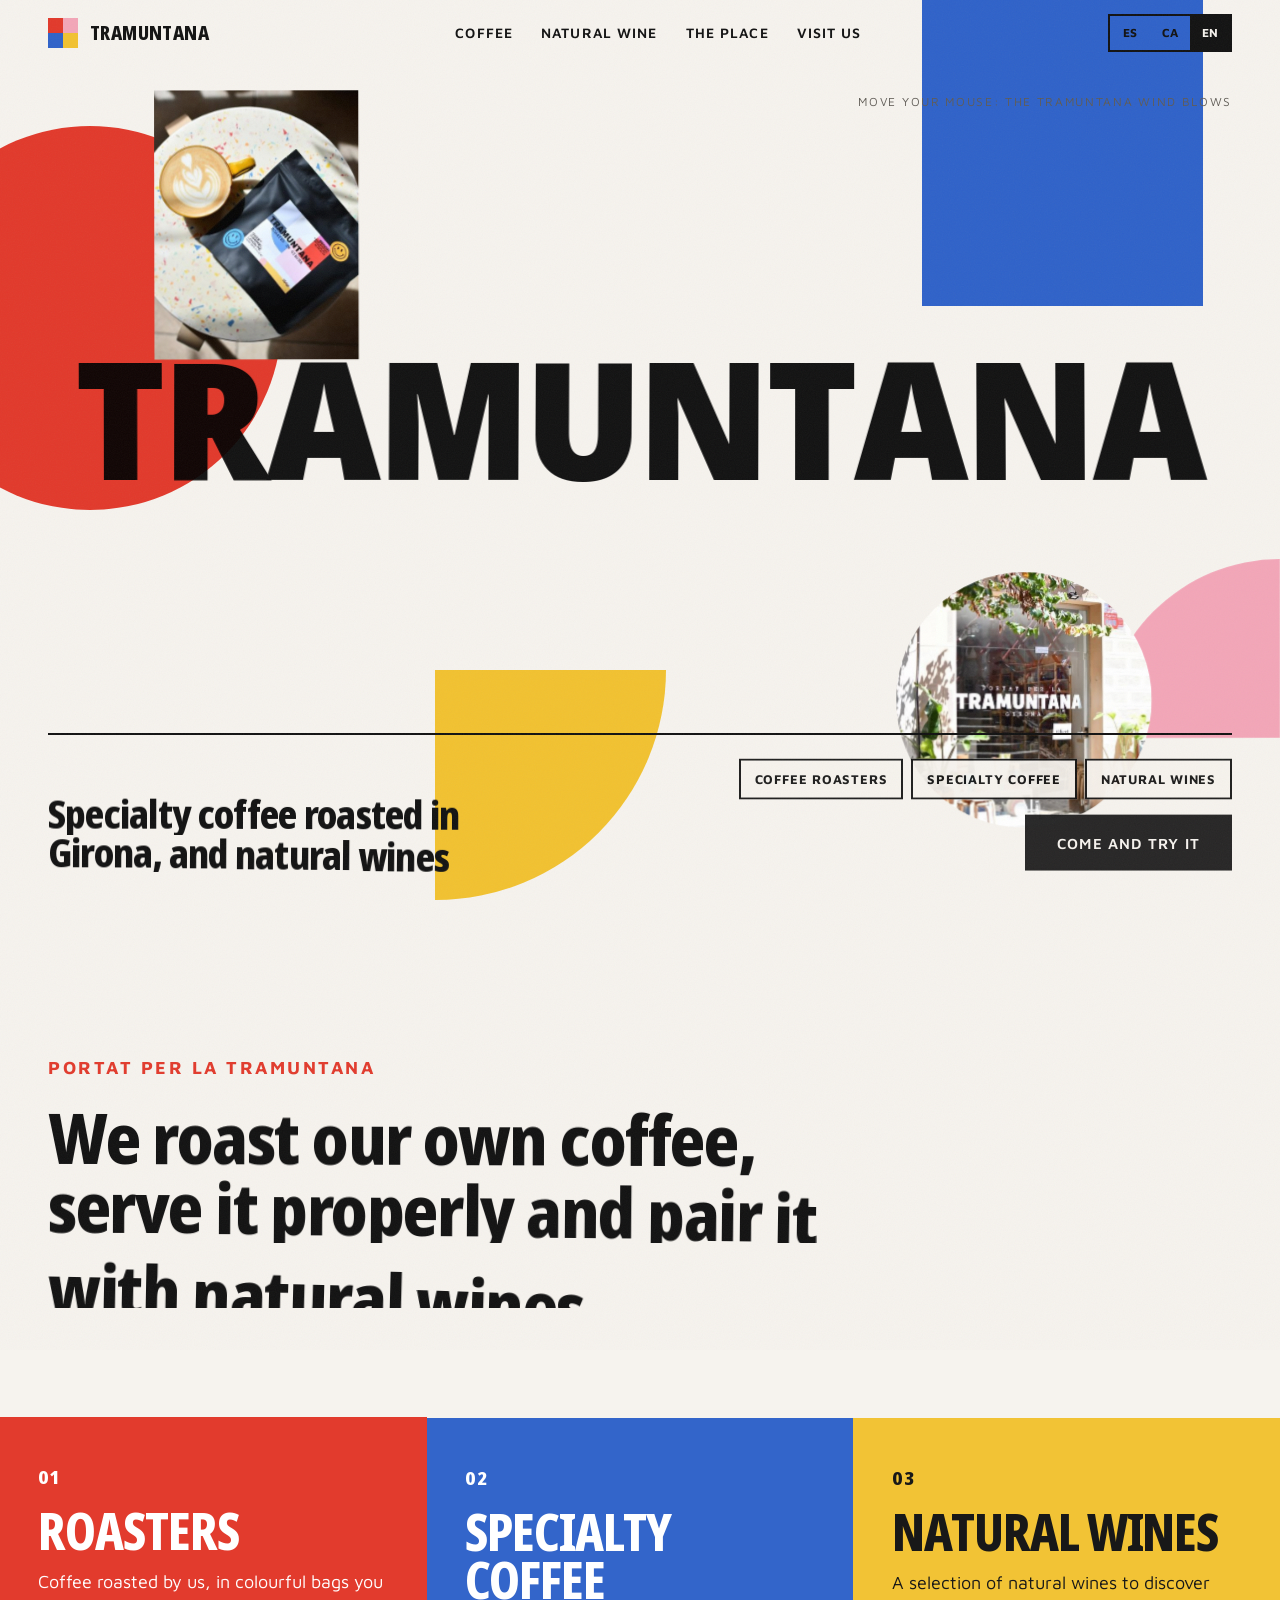
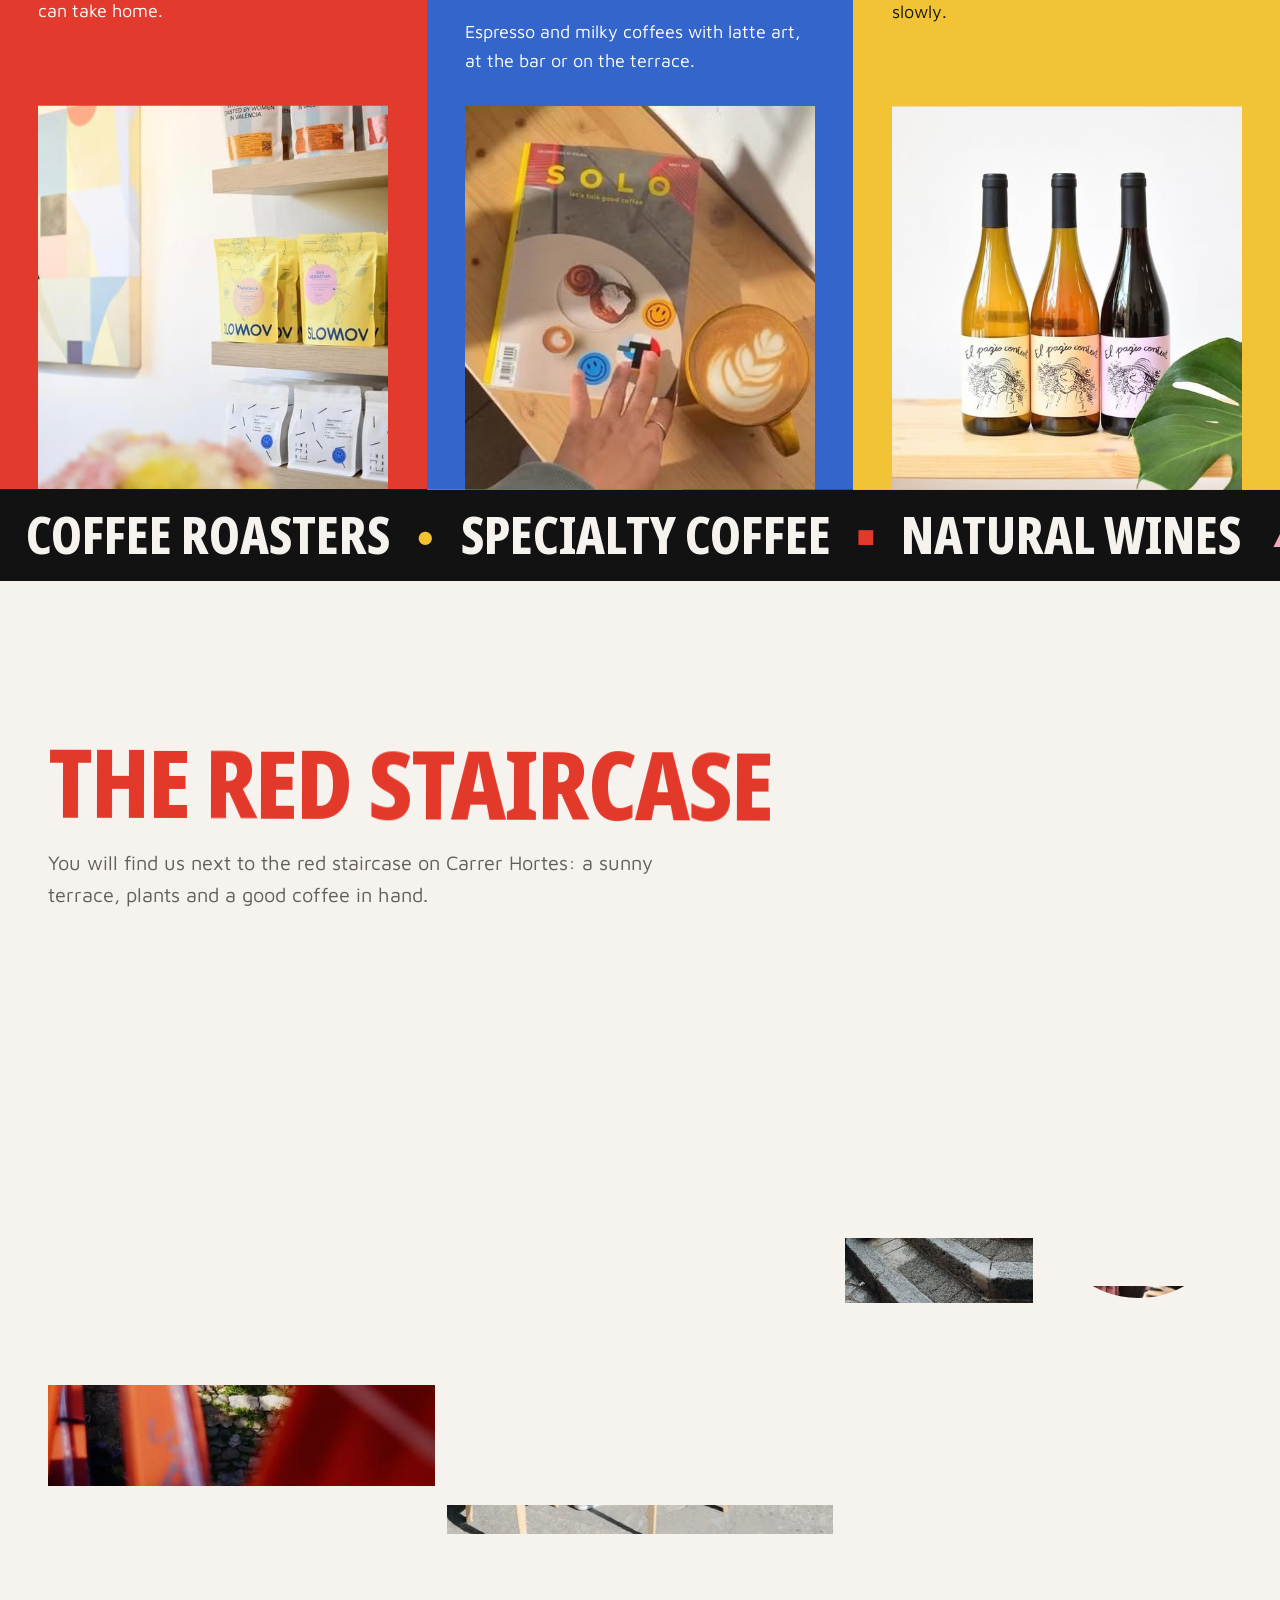
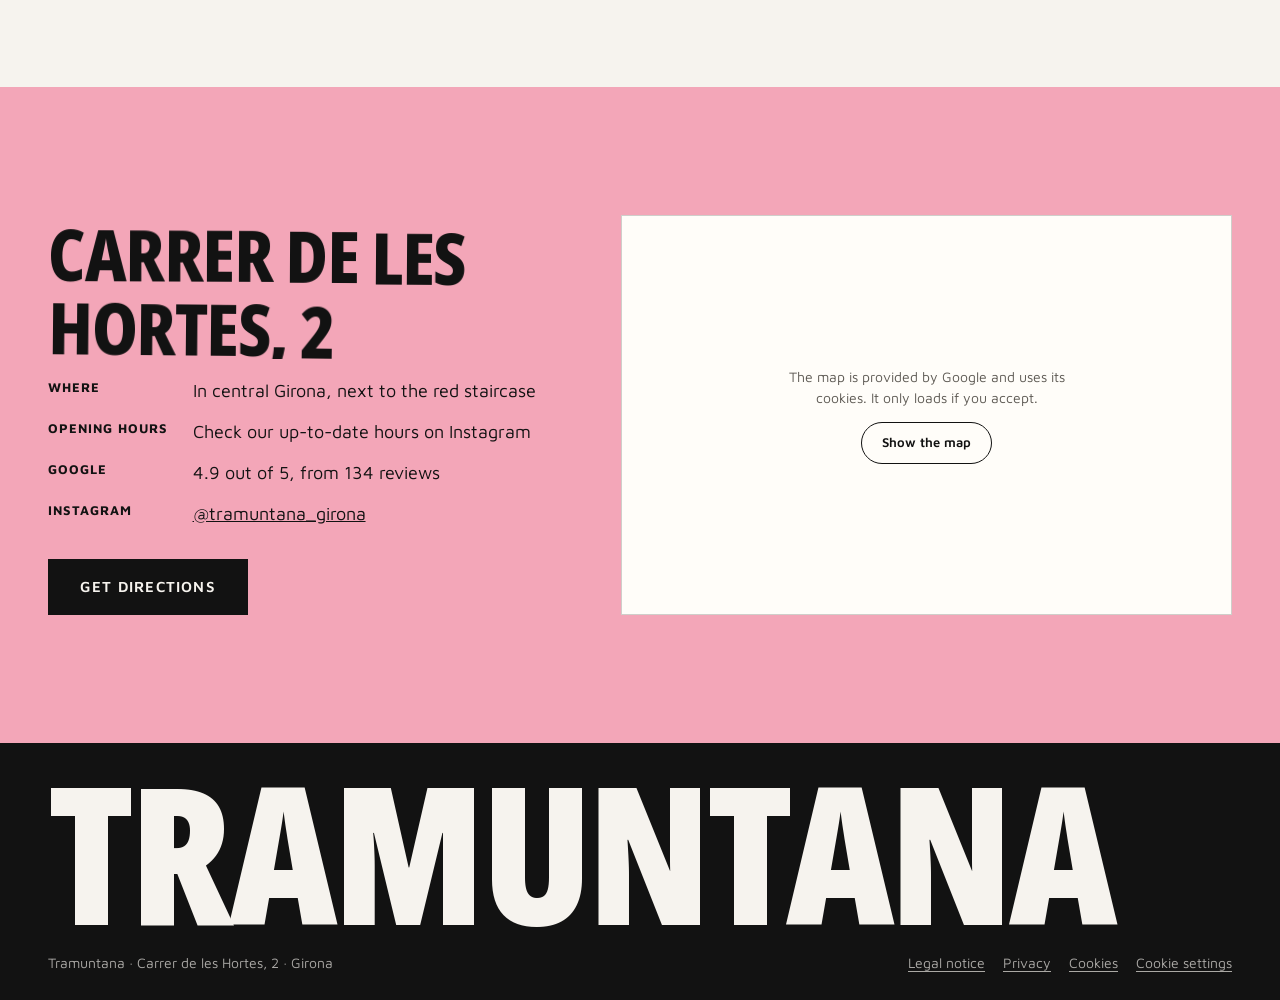
<file: index.html>
<!doctype html>
<html lang="es">
<head>
<meta charset="utf-8">
<meta name="viewport" content="width=device-width, initial-scale=1, viewport-fit=cover">
<title>Tramuntana · Tostadores de café, café de especialidad y vinos naturales en Girona</title>
<meta name="description" content="Tramuntana, Carrer de les Hortes 2, Girona. Tostadores de café, café de especialidad y vinos naturales. 4,9 en Google con 134 reseñas.">
<meta name="theme-color" content="#f6f3ee">
<link rel="icon" href="assets/favicon.svg" type="image/svg+xml">
<link rel="alternate" hreflang="es" href="?lang=es"><link rel="alternate" hreflang="ca" href="?lang=ca"><link rel="alternate" hreflang="en" href="?lang=en">
<meta property="og:title" content="Tramuntana · Girona">
<meta property="og:description" content="Coffee roasters, specialty coffee y vinos naturales.">
<meta property="og:image" content="assets/img/fachada.jpg">
<script>document.documentElement.classList.add('js')</script>
<link rel="stylesheet" href="css/fonts.css">
<link rel="stylesheet" href="css/premium.css">
<link rel="stylesheet" href="css/style.css">
<link rel="stylesheet" href="css/legal.css">
<script type="application/ld+json">
{"@context":"https://schema.org","@type":"CafeOrCoffeeShop","name":"Tramuntana","description":"Coffee roasters, specialty coffee, natural wines","address":{"@type":"PostalAddress","streetAddress":"Carrer de les Hortes, 2","postalCode":"17001","addressLocality":"Girona","addressRegion":"Girona","addressCountry":"ES"},"aggregateRating":{"@type":"AggregateRating","ratingValue":"4.9","reviewCount":"134"},"sameAs":["https://www.instagram.com/tramuntana_girona/"]}
</script>
</head>
<body class="grain">
<a class="skip" href="#main" data-i18n="skip">Saltar al contenido</a>

<header class="top">
  <a class="brand" href="#main" aria-label="Tramuntana, inicio"><i aria-hidden="true"><b></b><b></b><b></b><b></b></i>Tramuntana</a>
  <nav class="nav" aria-label="Principal">
    <a href="#cafe" data-i18n="n1">Café</a>
    <a href="#vino" data-i18n="n2">Vino natural</a>
    <a href="#casa" data-i18n="n3">La casa</a>
    <a href="#visita" data-i18n="n4">Visítanos</a>
  </nav>
  <div class="langs" role="group" aria-label="Idioma"><button type="button" data-lang="es">ES</button><button type="button" data-lang="ca">CA</button><button type="button" data-lang="en">EN</button></div>
</header>

<main id="main">
  <!-- PORTADA: el nombre empujado por el viento del cursor -->
  <section class="hero" id="hero" aria-labelledby="h1">
    <div class="shapes" aria-hidden="true">
      <span class="sh s-red"></span><span class="sh s-blue"></span><span class="sh s-yel"></span><span class="sh s-pink"></span>
      <figure class="sh s-photo"><img src="assets/img/fachada.jpg" alt="" width="513" height="640"></figure>
      <figure class="sh s-photo2"><img src="assets/img/latte-bolsa.jpg" alt="" width="512" height="640"></figure>
    </div>
    <p class="wind" id="wind" aria-hidden="true">TRAMUNTANA</p>
    <div class="hero-in">
      <h1 id="h1" data-split data-hero data-d=".9" data-i18n="h1">Café de especialidad tostado en Girona y vinos naturales</h1>
      <div class="hero-row">
        <p class="tags" data-hero data-d="1.1"><span>Coffee roasters</span><span>Specialty coffee</span><span>Natural wines</span></p>
        <a class="btn" href="#visita" data-mag data-hero data-d="1.2" data-i18n="come">Ven a probarlo</a>
      </div>
    </div>
    <p class="hint" data-i18n="hint">Mueve el ratón: sopla la tramuntana</p>
  </section>

  <!-- MANIFIESTO -->
  <section class="intro" aria-labelledby="i-h">
    <p class="intro-k" data-up>Portat per la tramuntana</p>
    <h2 id="i-h" data-split data-i18n="ih">Tostamos nuestro propio café, lo servimos bien hecho y lo acompañamos de vinos naturales.</h2>
  </section>

  <!-- TRES PILARES en bloques de color -->
  <section class="pillars" id="cafe" aria-label="Lo que hacemos" data-i18n-attr="aria-label:pL">
    <article class="pl pl-red" data-up><span class="pl-n">01</span><h3 data-i18n="p1h">Tostadores</h3><p data-i18n="p1p">Café tostado por nosotros, en bolsas de colores que puedes llevarte a casa.</p><figure><img src="assets/img/bolsas-cafe.jpg" alt="Estantería con bolsas de café Tramuntana de colores" width="480" height="640" loading="lazy" data-i18n-attr="alt:a1"></figure></article>
    <article class="pl pl-blue" data-up=".08"><span class="pl-n">02</span><h3 data-i18n="p2h">Café de especialidad</h3><p data-i18n="p2p">Espresso y cafés con leche con latte art, en la barra o en la terraza.</p><figure><img src="assets/img/latte-revista.jpg" alt="Café con leche con latte art junto a una revista" width="361" height="640" loading="lazy" data-i18n-attr="alt:a2"></figure></article>
    <article class="pl pl-yel" id="vino" data-up=".16"><span class="pl-n">03</span><h3 data-i18n="p3h">Vinos naturales</h3><p data-i18n="p3p">Una selección de vinos naturales para descubrir con calma.</p><figure><img src="assets/img/vinos.jpg" alt="Tres botellas de vino natural sobre una repisa de madera" width="513" height="640" loading="lazy" data-i18n-attr="alt:a3"></figure></article>
  </section>

  <div class="mq strip" aria-hidden="true"><div class="mq-t"><span>Coffee roasters</span><b>●</b><span>Specialty coffee</span><b>■</b><span>Natural wines</span><b>▲</b><span>Girona</span><b>●</b></div></div>

  <!-- LA CASA -->
  <section class="casa" id="casa" aria-labelledby="c-h">
    <h2 id="c-h" data-split data-i18n="ch">La escalera roja</h2>
    <p class="casa-p" data-up data-i18n="cp">Nos encontrarás junto a la escalera roja de la calle Hortes: terraza al sol, plantas y un buen café en la mano.</p>
    <div class="mosaic">
      <figure class="m1" data-img><img src="assets/img/escalera-roja.jpg" alt="Escalera metálica roja junto a la fachada con plantas" width="480" height="640" loading="lazy" data-i18n-attr="alt:m1"></figure>
      <figure class="m2" data-img><img src="assets/img/terraza.jpg" alt="Gente tomando café en la terraza de Tramuntana" width="512" height="640" loading="lazy" data-i18n-attr="alt:m2"></figure>
      <figure class="m3" data-img><img src="assets/img/escalera-gente.jpg" alt="Clientes sentados en la escalera bajo el letrero de Tramuntana" width="360" height="640" loading="lazy" data-i18n-attr="alt:m3"></figure>
      <figure class="m4" data-img><img src="assets/img/perro.jpg" alt="Un perro con jersey rojo en brazos de su dueña en el local" width="513" height="640" loading="lazy" data-i18n-attr="alt:m4"></figure>
    </div>
  </section>

  <!-- VISITA -->
  <section class="visita" id="visita" aria-labelledby="v-h">
    <div class="v-txt">
      <h2 id="v-h" data-split>Carrer de les Hortes, 2</h2>
      <dl>
        <dt data-i18n="d1">Dónde</dt><dd data-i18n="d1v">En el centro de Girona, junto a la escalera roja</dd>
        <dt data-i18n="d2">Horario</dt><dd data-i18n="d2v">Consulta el horario actualizado en nuestro Instagram</dd>
        <dt>Google</dt><dd data-i18n="d3v">4,9 sobre 5, con 134 reseñas</dd>
        <dt>Instagram</dt><dd><a href="https://www.instagram.com/tramuntana_girona/" target="_blank" rel="noopener">@tramuntana_girona</a></dd>
      </dl>
      <a class="btn" href="https://www.google.com/maps/dir/?api=1&destination=Tramuntana+Carrer+de+les+Hortes+2+Girona" target="_blank" rel="noopener" data-mag data-i18n="go">Cómo llegar</a>
    </div>
    <div class="cc-map v-map" data-src="https://www.google.com/maps?q=Tramuntana,+Carrer+de+les+Hortes+2,+17001+Girona&output=embed" data-title="Mapa: Tramuntana"></div>
  </section>
</main>

<footer class="foot">
  <p class="foot-word" aria-hidden="true">TRAMUNTANA</p>
  <div class="foot-row">
    <p>Tramuntana · Carrer de les Hortes, 2 · Girona</p>
    <nav class="foot-links" aria-label="Información legal">
      <a href="aviso-legal.html" data-i18n="lg1">Aviso legal</a>
      <a href="privacidad.html" data-i18n="lg2">Privacidad</a>
      <a href="cookies.html" data-i18n="lg3">Cookies</a>
      <button type="button" data-cookies-open data-i18n="lg4">Configurar cookies</button>
    </nav>
  </div>
</footer>

<script src="js/lang.js"></script>
<script src="js/i18n.js" data-site="tramuntana-girona"></script>
<script src="js/consent.js" data-site="tramuntana-girona"></script>
<script src="js/vendor/gsap.min.js"></script>
<script src="js/vendor/ScrollTrigger.min.js"></script>
<script src="js/vendor/lenis.min.js"></script>
<script src="js/premium.js"></script>
<script src="js/main.js"></script>
</body>
</html>
</file>
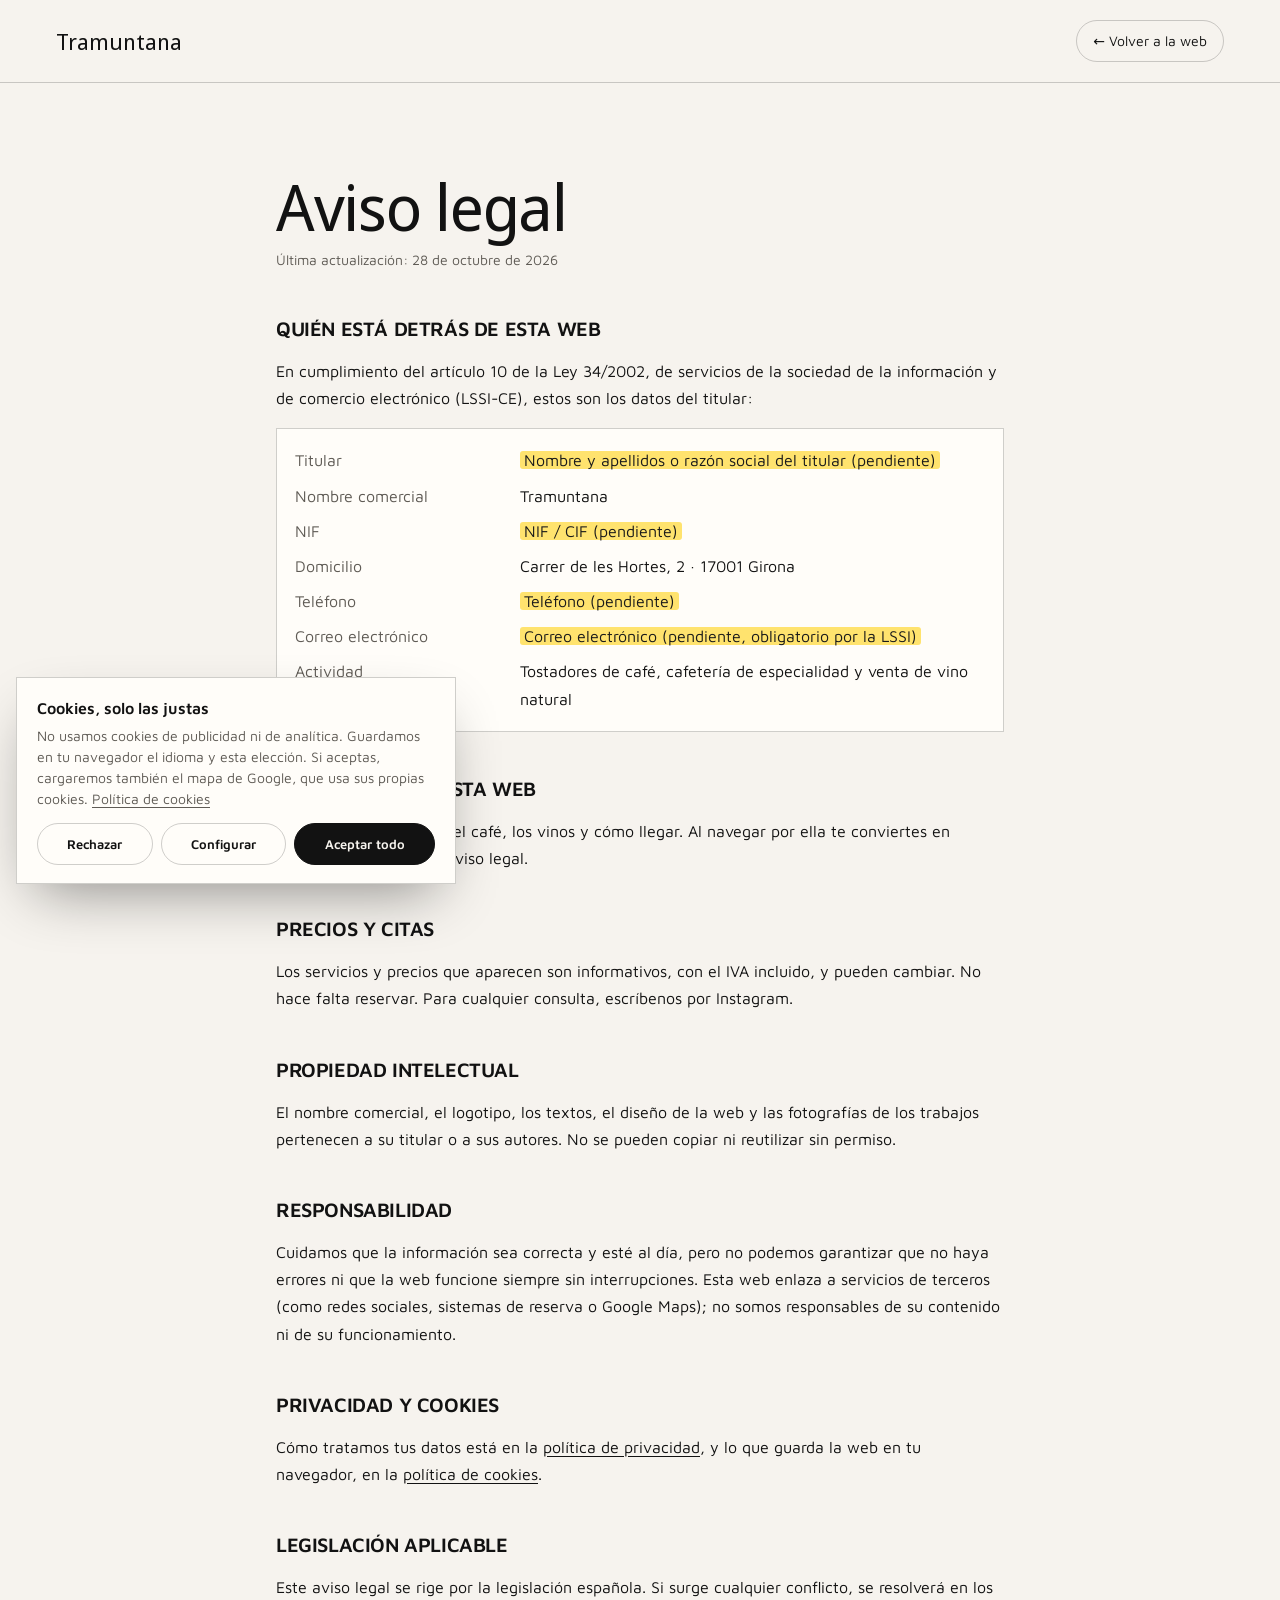
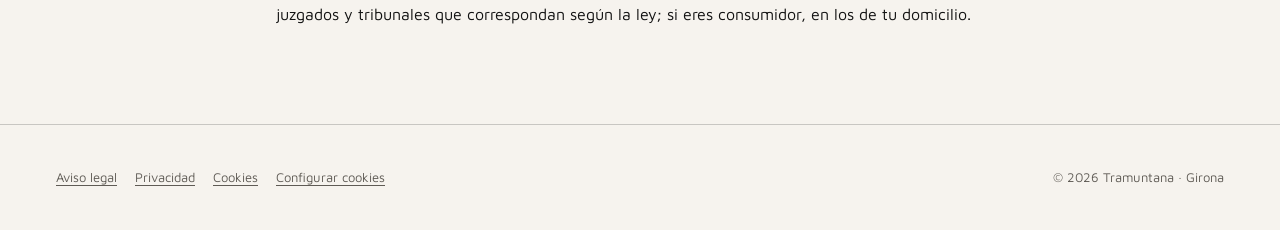
<file: aviso-legal.html>
<!doctype html>
<html lang="es">
<head>
<meta charset="utf-8">
<meta name="viewport" content="width=device-width, initial-scale=1, viewport-fit=cover">
<title>Aviso legal · Tramuntana</title>
<meta name="robots" content="noindex, follow">
<meta name="theme-color" content="#f6f3ee">
<link rel="icon" href="assets/favicon.svg" type="image/svg+xml">
<link rel="stylesheet" href="css/fonts.css">
<link rel="stylesheet" href="css/premium.css">
<link rel="stylesheet" href="css/style.css">
<link rel="stylesheet" href="css/legal.css">
</head>
<body class="legal-page">
<header class="legal-top">
  <a class="legal-brand" href="./">Tramuntana</a>
  <a class="legal-back" href="./">&larr; Volver a la web</a>
</header>
<main class="legal">
  <h1>Aviso legal</h1>
  <p class="upd">Última actualización: 28 de octubre de 2026</p>

  <h2>Quién está detrás de esta web</h2>
  <p>En cumplimiento del artículo 10 de la Ley 34/2002, de servicios de la sociedad de la información y de comercio electrónico (LSSI-CE), estos son los datos del titular:</p>
  <dl>
    <dt>Titular</dt><dd><mark>Nombre y apellidos o razón social del titular (pendiente)</mark></dd>
    <dt>Nombre comercial</dt><dd>Tramuntana</dd>
    <dt>NIF</dt><dd><mark>NIF / CIF (pendiente)</mark></dd>
    <dt>Domicilio</dt><dd>Carrer de les Hortes, 2 · 17001 Girona</dd>
    <dt>Teléfono</dt><dd><mark>Teléfono (pendiente)</mark></dd>
    <dt>Correo electrónico</dt><dd><mark>Correo electrónico (pendiente, obligatorio por la LSSI)</mark></dd>
    <dt>Actividad</dt><dd>Tostadores de café, cafetería de especialidad y venta de vino natural</dd>
  </dl>

  <h2>Para qué sirve esta web</h2>
  <p>Esta web informa sobre el café, los vinos y cómo llegar. Al navegar por ella te conviertes en usuario y aceptas este aviso legal.</p>

  <h2>Precios y citas</h2>
  <p>Los servicios y precios que aparecen son informativos, con el IVA incluido, y pueden cambiar. No hace falta reservar. Para cualquier consulta, escríbenos por Instagram.</p>

  <h2>Propiedad intelectual</h2>
  <p>El nombre comercial, el logotipo, los textos, el diseño de la web y las fotografías de los trabajos pertenecen a su titular o a sus autores. No se pueden copiar ni reutilizar sin permiso.</p>

  <h2>Responsabilidad</h2>
  <p>Cuidamos que la información sea correcta y esté al día, pero no podemos garantizar que no haya errores ni que la web funcione siempre sin interrupciones. Esta web enlaza a servicios de terceros (como redes sociales, sistemas de reserva o Google Maps); no somos responsables de su contenido ni de su funcionamiento.</p>

  <h2>Privacidad y cookies</h2>
  <p>Cómo tratamos tus datos está en la <a href="privacidad.html">política de privacidad</a>, y lo que guarda la web en tu navegador, en la <a href="cookies.html">política de cookies</a>.</p>

  <h2>Legislación aplicable</h2>
  <p>Este aviso legal se rige por la legislación española. Si surge cualquier conflicto, se resolverá en los juzgados y tribunales que correspondan según la ley; si eres consumidor, en los de tu domicilio.</p>
</main>
<footer class="legal-foot">
  <nav class="legal-links" aria-label="Información legal">
    <a href="aviso-legal.html" aria-current="page">Aviso legal</a>
    <a href="privacidad.html">Privacidad</a>
    <a href="cookies.html">Cookies</a>
    <button type="button" data-cookies-open>Configurar cookies</button>
  </nav>
  <p>© 2026 Tramuntana · Girona</p>
</footer>
<script src="js/consent.js" data-site="tramuntana-girona"></script>
</body>
</html>
</file>
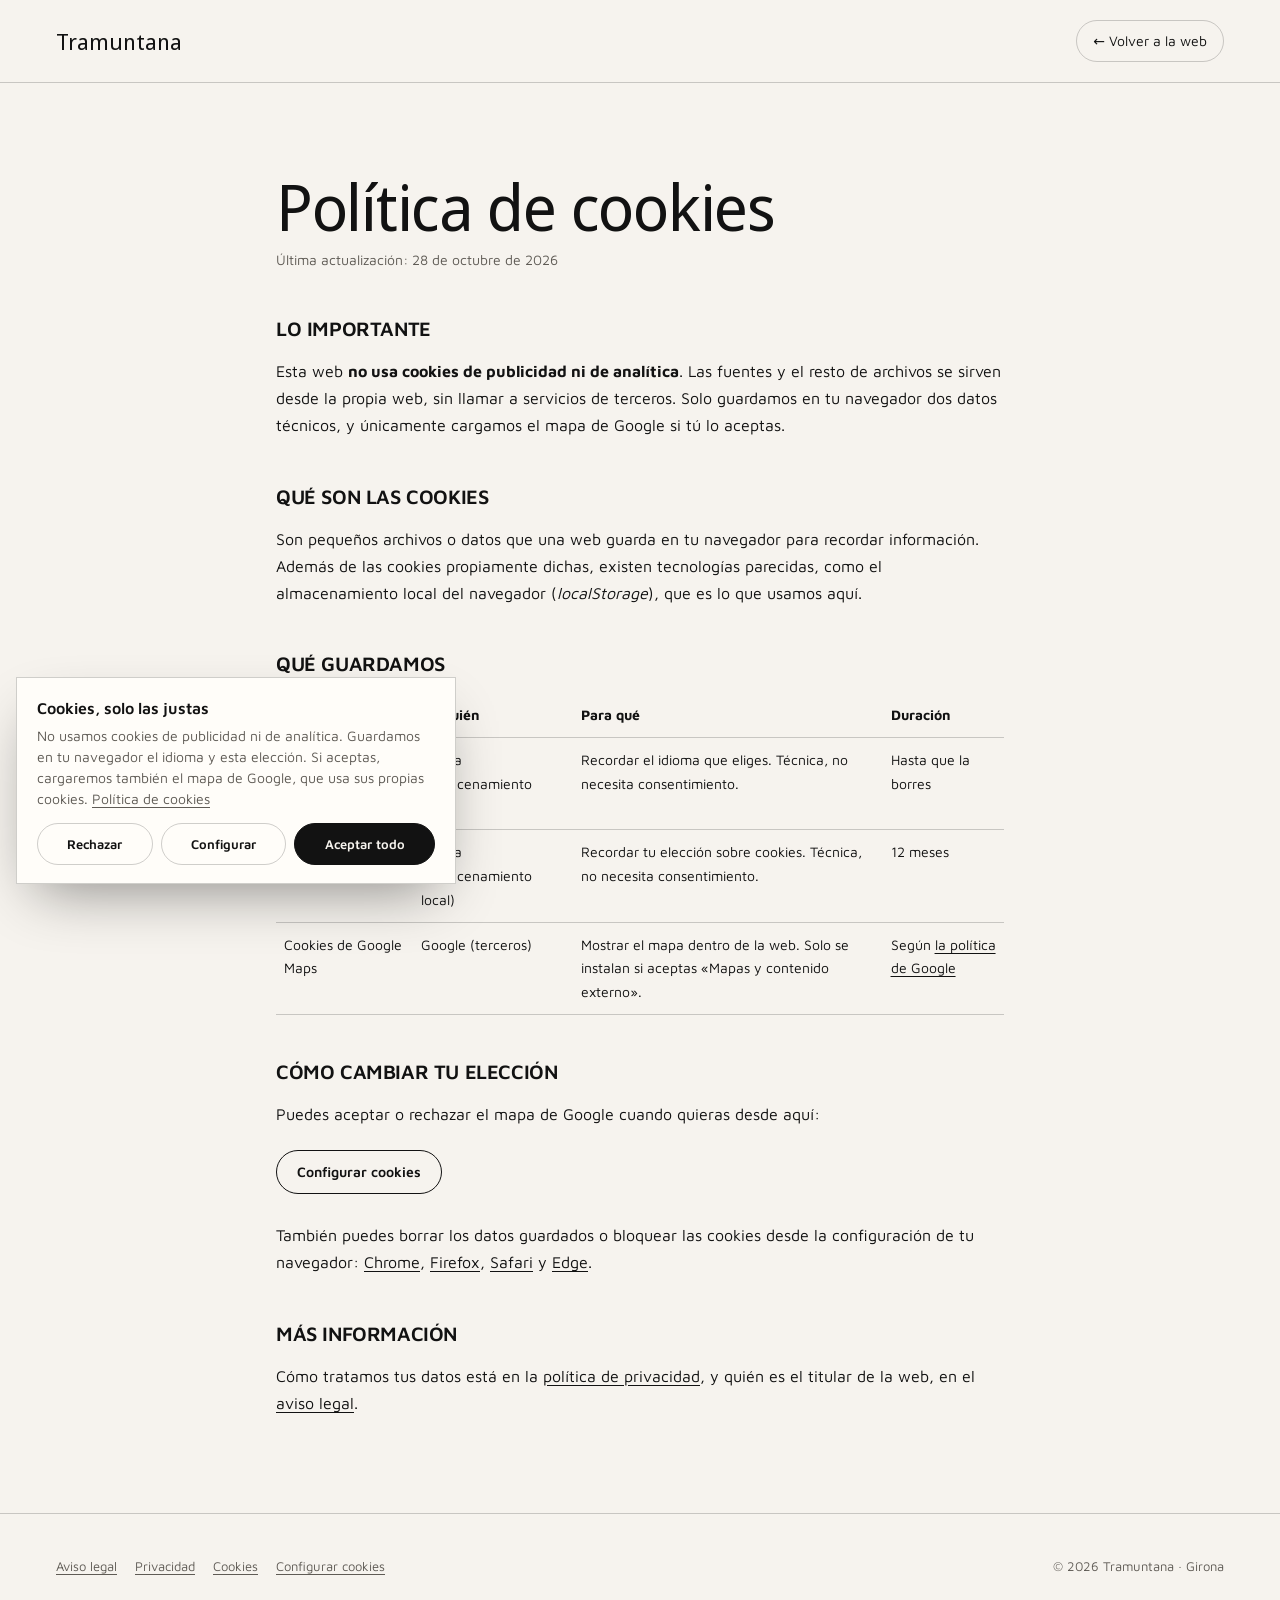
<file: cookies.html>
<!doctype html>
<html lang="es">
<head>
<meta charset="utf-8">
<meta name="viewport" content="width=device-width, initial-scale=1, viewport-fit=cover">
<title>Política de cookies · Tramuntana</title>
<meta name="robots" content="noindex, follow">
<meta name="theme-color" content="#f6f3ee">
<link rel="icon" href="assets/favicon.svg" type="image/svg+xml">
<link rel="stylesheet" href="css/fonts.css">
<link rel="stylesheet" href="css/premium.css">
<link rel="stylesheet" href="css/style.css">
<link rel="stylesheet" href="css/legal.css">
</head>
<body class="legal-page">
<header class="legal-top">
  <a class="legal-brand" href="./">Tramuntana</a>
  <a class="legal-back" href="./">&larr; Volver a la web</a>
</header>
<main class="legal">
  <h1>Política de cookies</h1>
  <p class="upd">Última actualización: 28 de octubre de 2026</p>

  <h2>Lo importante</h2>
  <p>Esta web <strong>no usa cookies de publicidad ni de analítica</strong>. Las fuentes y el resto de archivos se sirven desde la propia web, sin llamar a servicios de terceros. Solo guardamos en tu navegador dos datos técnicos, y únicamente cargamos el mapa de Google si tú lo aceptas.</p>

  <h2>Qué son las cookies</h2>
  <p>Son pequeños archivos o datos que una web guarda en tu navegador para recordar información. Además de las cookies propiamente dichas, existen tecnologías parecidas, como el almacenamiento local del navegador (<em>localStorage</em>), que es lo que usamos aquí.</p>

  <h2>Qué guardamos</h2>
  <table>
    <thead><tr><th>Nombre</th><th>De quién</th><th>Para qué</th><th>Duración</th></tr></thead>
    <tbody>
      <tr><td>tramuntana-girona-lang</td><td>Propia (almacenamiento local)</td><td>Recordar el idioma que eliges. Técnica, no necesita consentimiento.</td><td>Hasta que la borres</td></tr>
      <tr><td>tramuntana-girona-consent</td><td>Propia (almacenamiento local)</td><td>Recordar tu elección sobre cookies. Técnica, no necesita consentimiento.</td><td>12 meses</td></tr>
      <tr><td>Cookies de Google Maps</td><td>Google (terceros)</td><td>Mostrar el mapa dentro de la web. Solo se instalan si aceptas «Mapas y contenido externo».</td><td>Según <a href="https://policies.google.com/technologies/cookies?hl=es" target="_blank" rel="noopener">la política de Google</a></td></tr>
    </tbody>
  </table>

  <h2>Cómo cambiar tu elección</h2>
  <p>Puedes aceptar o rechazar el mapa de Google cuando quieras desde aquí:</p>
  <button type="button" class="legal-btn" data-cookies-open>Configurar cookies</button>
  <p>También puedes borrar los datos guardados o bloquear las cookies desde la configuración de tu navegador:
    <a href="https://support.google.com/chrome/answer/95647?hl=es" target="_blank" rel="noopener">Chrome</a>,
    <a href="https://support.mozilla.org/es/kb/Borrar%20cookies" target="_blank" rel="noopener">Firefox</a>,
    <a href="https://support.apple.com/es-es/guide/safari/sfri11471/mac" target="_blank" rel="noopener">Safari</a> y
    <a href="https://support.microsoft.com/es-es/microsoft-edge/eliminar-las-cookies-en-microsoft-edge-63947406-40ac-c3b8-57b9-2a946a29ae09" target="_blank" rel="noopener">Edge</a>.</p>

  <h2>Más información</h2>
  <p>Cómo tratamos tus datos está en la <a href="privacidad.html">política de privacidad</a>, y quién es el titular de la web, en el <a href="aviso-legal.html">aviso legal</a>.</p>
</main>
<footer class="legal-foot">
  <nav class="legal-links" aria-label="Información legal">
    <a href="aviso-legal.html">Aviso legal</a>
    <a href="privacidad.html">Privacidad</a>
    <a href="cookies.html" aria-current="page">Cookies</a>
    <button type="button" data-cookies-open>Configurar cookies</button>
  </nav>
  <p>© 2026 Tramuntana · Girona</p>
</footer>
<script src="js/consent.js" data-site="tramuntana-girona"></script>
</body>
</html>
</file>
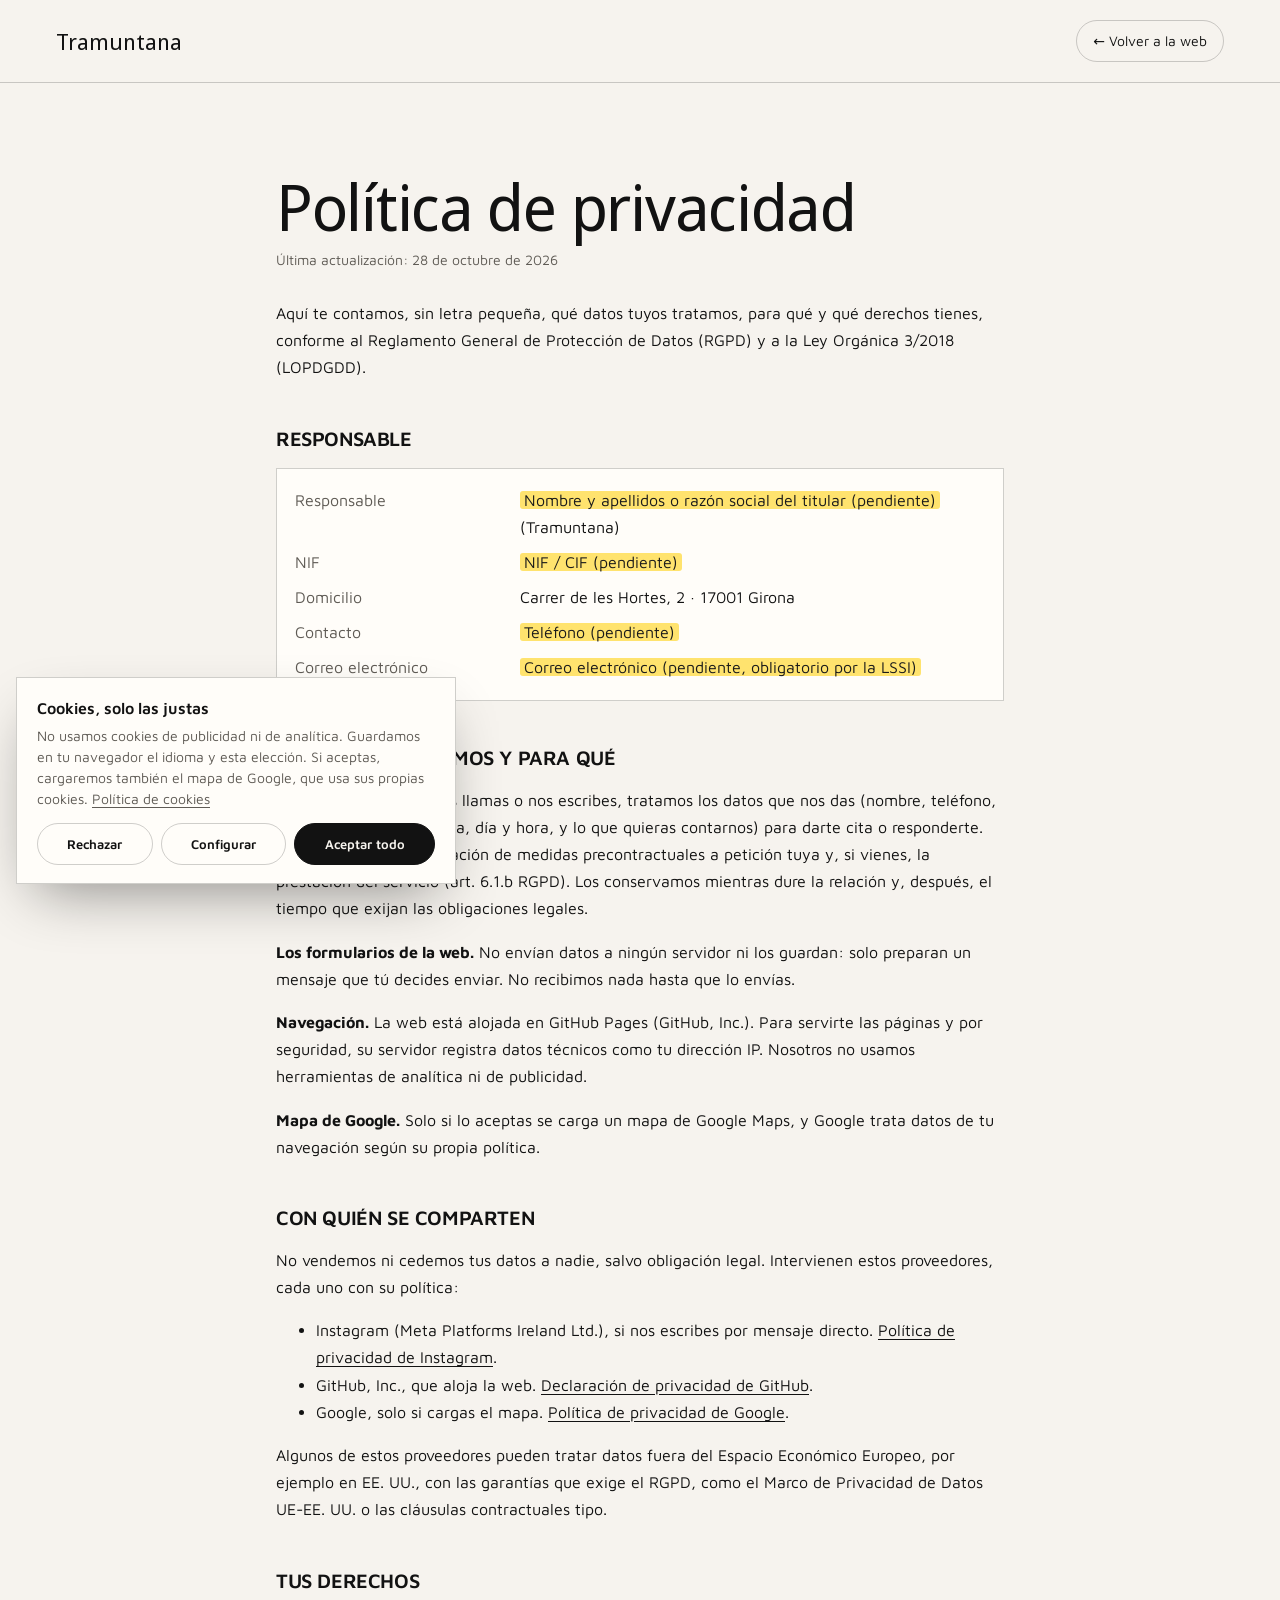
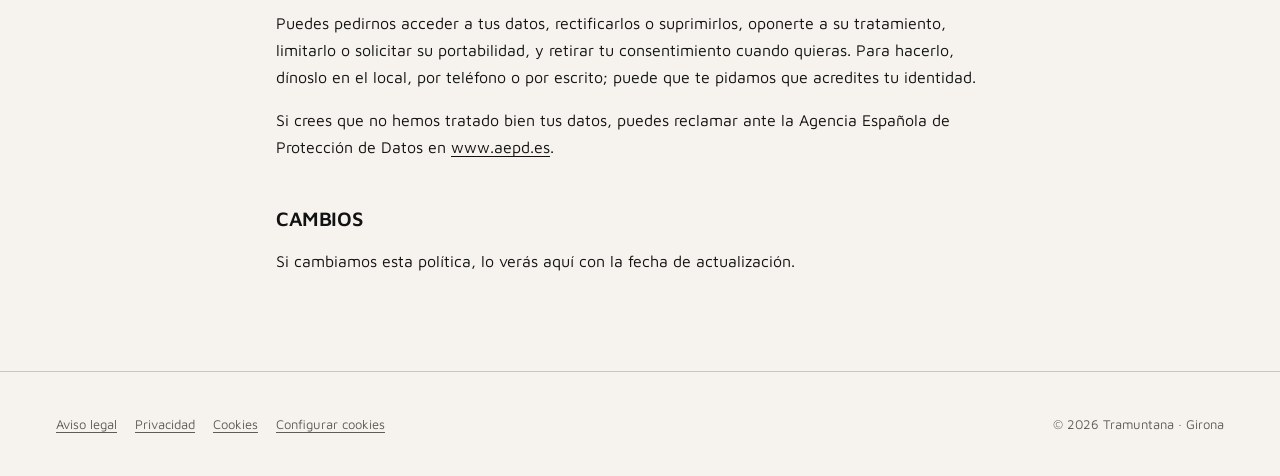
<file: privacidad.html>
<!doctype html>
<html lang="es">
<head>
<meta charset="utf-8">
<meta name="viewport" content="width=device-width, initial-scale=1, viewport-fit=cover">
<title>Política de privacidad · Tramuntana</title>
<meta name="robots" content="noindex, follow">
<meta name="theme-color" content="#f6f3ee">
<link rel="icon" href="assets/favicon.svg" type="image/svg+xml">
<link rel="stylesheet" href="css/fonts.css">
<link rel="stylesheet" href="css/premium.css">
<link rel="stylesheet" href="css/style.css">
<link rel="stylesheet" href="css/legal.css">
</head>
<body class="legal-page">
<header class="legal-top">
  <a class="legal-brand" href="./">Tramuntana</a>
  <a class="legal-back" href="./">&larr; Volver a la web</a>
</header>
<main class="legal">
  <h1>Política de privacidad</h1>
  <p class="upd">Última actualización: 28 de octubre de 2026</p>
  <p>Aquí te contamos, sin letra pequeña, qué datos tuyos tratamos, para qué y qué derechos tienes, conforme al Reglamento General de Protección de Datos (RGPD) y a la Ley Orgánica 3/2018 (LOPDGDD).</p>

  <h2>Responsable</h2>
  <dl>
    <dt>Responsable</dt><dd><mark>Nombre y apellidos o razón social del titular (pendiente)</mark> (Tramuntana)</dd>
    <dt>NIF</dt><dd><mark>NIF / CIF (pendiente)</mark></dd>
    <dt>Domicilio</dt><dd>Carrer de les Hortes, 2 · 17001 Girona</dd>
    <dt>Contacto</dt><dd><mark>Teléfono (pendiente)</mark></dd>
    <dt>Correo electrónico</dt><dd><mark>Correo electrónico (pendiente, obligatorio por la LSSI)</mark></dd>
  </dl>

  <h2>Qué datos tratamos y para qué</h2>
  <p><strong>Citas y consultas.</strong> Si nos llamas o nos escribes, tratamos los datos que nos das (nombre, teléfono, el servicio que te interesa, día y hora, y lo que quieras contarnos) para darte cita o responderte. La base legal es la aplicación de medidas precontractuales a petición tuya y, si vienes, la prestación del servicio (art. 6.1.b RGPD). Los conservamos mientras dure la relación y, después, el tiempo que exijan las obligaciones legales.</p>
  <p><strong>Los formularios de la web.</strong> No envían datos a ningún servidor ni los guardan: solo preparan un mensaje que tú decides enviar. No recibimos nada hasta que lo envías.</p>
  <p><strong>Navegación.</strong> La web está alojada en GitHub Pages (GitHub, Inc.). Para servirte las páginas y por seguridad, su servidor registra datos técnicos como tu dirección IP. Nosotros no usamos herramientas de analítica ni de publicidad.</p>
  <p><strong>Mapa de Google.</strong> Solo si lo aceptas se carga un mapa de Google Maps, y Google trata datos de tu navegación según su propia política.</p>

  <h2>Con quién se comparten</h2>
  <p>No vendemos ni cedemos tus datos a nadie, salvo obligación legal. Intervienen estos proveedores, cada uno con su política:</p>
  <ul>
    <li>Instagram (Meta Platforms Ireland Ltd.), si nos escribes por mensaje directo. <a href="https://privacycenter.instagram.com/policy" target="_blank" rel="noopener">Política de privacidad de Instagram</a>.</li>
    <li>GitHub, Inc., que aloja la web. <a href="https://docs.github.com/es/site-policy/privacy-policies/github-general-privacy-statement" target="_blank" rel="noopener">Declaración de privacidad de GitHub</a>.</li>
    <li>Google, solo si cargas el mapa. <a href="https://policies.google.com/privacy?hl=es" target="_blank" rel="noopener">Política de privacidad de Google</a>.</li>
  </ul>
  <p>Algunos de estos proveedores pueden tratar datos fuera del Espacio Económico Europeo, por ejemplo en EE. UU., con las garantías que exige el RGPD, como el Marco de Privacidad de Datos UE-EE. UU. o las cláusulas contractuales tipo.</p>

  <h2>Tus derechos</h2>
  <p>Puedes pedirnos acceder a tus datos, rectificarlos o suprimirlos, oponerte a su tratamiento, limitarlo o solicitar su portabilidad, y retirar tu consentimiento cuando quieras. Para hacerlo, dínoslo en el local, por teléfono o por escrito; puede que te pidamos que acredites tu identidad.</p>
  <p>Si crees que no hemos tratado bien tus datos, puedes reclamar ante la Agencia Española de Protección de Datos en <a href="https://www.aepd.es/" target="_blank" rel="noopener">www.aepd.es</a>.</p>

  <h2>Cambios</h2>
  <p>Si cambiamos esta política, lo verás aquí con la fecha de actualización.</p>
</main>
<footer class="legal-foot">
  <nav class="legal-links" aria-label="Información legal">
    <a href="aviso-legal.html">Aviso legal</a>
    <a href="privacidad.html" aria-current="page">Privacidad</a>
    <a href="cookies.html">Cookies</a>
    <button type="button" data-cookies-open>Configurar cookies</button>
  </nav>
  <p>© 2026 Tramuntana · Girona</p>
</footer>
<script src="js/consent.js" data-site="tramuntana-girona"></script>
</body>
</html>
</file>
<file: css/fonts.css>
/* Fuentes alojadas en la propia web (sin llamadas a Google) */
@font-face {
  font-family: 'Maven Pro';
  font-style: normal;
  font-weight: 400 800;
  font-display: swap;
  src: url(../assets/fonts/maven-pro-normal-400-800-latin-ext.woff2) format('woff2');
  unicode-range: U+0100-02BA, U+02BD-02C5, U+02C7-02CC, U+02CE-02D7, U+02DD-02FF, U+0304, U+0308, U+0329, U+1D00-1DBF, U+1E00-1E9F, U+1EF2-1EFF, U+2020, U+20A0-20AB, U+20AD-20C4, U+2113, U+2C60-2C7F, U+A720-A7FF;
}
@font-face {
  font-family: 'Maven Pro';
  font-style: normal;
  font-weight: 400 800;
  font-display: swap;
  src: url(../assets/fonts/maven-pro-normal-400-800-latin.woff2) format('woff2');
  unicode-range: U+0000-00FF, U+0131, U+0152-0153, U+02BB-02BC, U+02C6, U+02DA, U+02DC, U+0304, U+0308, U+0329, U+2000-206F, U+20AC, U+2122, U+2191, U+2193, U+2212, U+2215, U+FEFF, U+FFFD;
}
@font-face {
  font-family: 'Noto Sans Display';
  font-style: normal;
  font-weight: 200 900;
  font-stretch: 62.5% 100%;
  font-display: swap;
  src: url(../assets/fonts/noto-sans-display-normal-200-900-latin-ext.woff2) format('woff2');
  unicode-range: U+0100-02BA, U+02BD-02C5, U+02C7-02CC, U+02CE-02D7, U+02DD-02FF, U+0304, U+0308, U+0329, U+1D00-1DBF, U+1E00-1E9F, U+1EF2-1EFF, U+2020, U+20A0-20AB, U+20AD-20C4, U+2113, U+2C60-2C7F, U+A720-A7FF;
}
@font-face {
  font-family: 'Noto Sans Display';
  font-style: normal;
  font-weight: 200 900;
  font-stretch: 62.5% 100%;
  font-display: swap;
  src: url(../assets/fonts/noto-sans-display-normal-200-900-latin.woff2) format('woff2');
  unicode-range: U+0000-00FF, U+0131, U+0152-0153, U+02BB-02BC, U+02C6, U+02DA, U+02DC, U+0304, U+0308, U+0329, U+2000-206F, U+20AC, U+2122, U+2191, U+2193, U+2212, U+2215, U+FEFF, U+FFFD;
}
</file>
<file: css/premium.css>
/* Kit premium común (lote Girona 2): máscaras de palabras, grano de película, marquesinas y Lenis */
html.lenis, html.lenis body { height: auto; }
.lenis.lenis-smooth { scroll-behavior: auto !important; }
.lenis.lenis-stopped { overflow: hidden; }
.js:not(.ready) [data-hero], .js:not(.ready) [data-split] { visibility: hidden; }
.w { display: inline-block; overflow: hidden; vertical-align: top; padding: 0 .02em .1em; margin: 0 -.02em -.1em; }
.w-i { display: inline-block; will-change: transform; }
[data-img] { overflow: hidden; }
[data-img] img, [data-img] video { transform-origin: 50% 50%; }
[data-mag] { transition: translate .5s cubic-bezier(.2, .9, .3, 1.2); }
/* grano de película sobre toda la web */
.grain::after { content: ""; position: fixed; inset: -50%; z-index: 300; pointer-events: none; opacity: var(--grain, .06);
  background: url("data:image/svg+xml,%3Csvg xmlns='http://www.w3.org/2000/svg' width='220' height='220'%3E%3Cfilter id='n'%3E%3CfeTurbulence type='fractalNoise' baseFrequency='.85' numOctaves='3' stitchTiles='stitch'/%3E%3C/filter%3E%3Crect width='220' height='220' filter='url(%23n)'/%3E%3C/svg%3E");
  animation: grain 1.2s steps(6) infinite; }
@keyframes grain { 0% { translate: 0 0; } 20% { translate: -4% 3%; } 40% { translate: 3% -5%; } 60% { translate: -6% -2%; } 80% { translate: 5% 4%; } 100% { translate: 0 0; } }
/* marquesina infinita */
.mq { overflow: hidden; white-space: nowrap; }
.mq-t { display: inline-flex; animation: mq var(--mq, 30s) linear infinite; }
.mq-t > * { flex: none; }
@keyframes mq { to { transform: translateX(-50%); } }
@media (prefers-reduced-motion: reduce) { .grain::after, .mq-t { animation: none; } }
</file>
<file: css/style.css>
/* Tramuntana · «Ventada»: el nombre en tipografía variable que el viento (el cursor) estira e inclina, entre los bloques de color de su logo */
:root {
  --paper: #f6f3ee; --ink: #121212; --red: #e2392b; --blue: #2f62c9; --yel: #f2c230; --pink: #f3a6b8; --mute: #5f5b55; --line: #1212121f;
  --f-d: "Noto Sans Display", "Arial Narrow", sans-serif; --f-b: "Maven Pro", system-ui, sans-serif;
  --ease: cubic-bezier(.16, 1, .3, 1); --r: 0px;
  --c-bg: var(--paper); --c-card: #fffdf9; --c-ink: var(--ink); --c-mute: var(--mute); --c-line: #12121233; --c-acc: var(--ink); --c-acc-ink: var(--paper);
}
*, *::before, *::after { box-sizing: border-box; }
html { -webkit-text-size-adjust: 100%; }
body { margin: 0; background: var(--paper); color: var(--ink); font: 400 18px/1.6 var(--f-b); -webkit-font-smoothing: antialiased; overflow-x: hidden; --grain: .05; }
img { display: block; max-width: 100%; height: auto; }
a { color: inherit; }
::selection { background: var(--yel); color: var(--ink); }
:focus-visible { outline: 2px solid var(--blue); outline-offset: 3px; }
.skip { position: absolute; left: 12px; top: -60px; z-index: 100; padding: 10px 16px; background: var(--ink); color: var(--paper); }
.skip:focus { top: 12px; }
h1, h2, h3 { margin: 0; font-family: var(--f-d); font-weight: 800; line-height: .95; letter-spacing: -.02em; font-stretch: 75%; }
h2 { font-size: clamp(46px, 7.4vw, 124px); text-transform: uppercase; }
.btn { display: inline-flex; align-items: center; justify-content: center; min-height: 56px; padding: 0 30px; background: var(--ink); color: var(--paper); text-decoration: none; font: 600 15px/1 var(--f-b); letter-spacing: .08em; text-transform: uppercase; border: 2px solid var(--ink); }
@media (hover: hover) and (pointer: fine) { .btn { transition: background .25s, color .25s, border-color .25s; } .btn:hover { background: var(--red); border-color: var(--red); } }

/* ---------- cabecera ---------- */
.top { position: fixed; z-index: 50; inset: 0 0 auto; display: flex; align-items: center; justify-content: space-between; gap: 16px; padding: 14px clamp(16px, 4vw, 48px); transition: background .4s, translate .6s var(--ease); }
.top.solid { background: #f6f3eeea; backdrop-filter: blur(10px); box-shadow: 0 1px 0 var(--line); }
.top.hide { translate: 0 -100%; }
.brand { display: flex; align-items: center; gap: 12px; text-decoration: none; font: 800 20px/1 var(--f-d); font-stretch: 70%; letter-spacing: .02em; text-transform: uppercase; }
.brand i { display: grid; grid-template-columns: 1fr 1fr; width: 30px; height: 30px; }
.brand i b:nth-child(1) { background: var(--red); } .brand i b:nth-child(2) { background: var(--pink); } .brand i b:nth-child(3) { background: var(--blue); } .brand i b:nth-child(4) { background: var(--yel); }
.nav { display: flex; gap: 28px; font-weight: 600; font-size: 14px; letter-spacing: .08em; text-transform: uppercase; }
.nav a { text-decoration: none; }
.langs { display: flex; border: 2px solid var(--ink); }
.langs button { min-width: 40px; min-height: 34px; border: 0; background: none; color: var(--ink); font: 700 12px/1 var(--f-b); }
.langs button[aria-pressed="true"] { background: var(--ink); color: var(--paper); }
@media (hover: hover) and (pointer: fine) { .nav a:hover { color: var(--red); } }
@media (max-width: 860px) { .nav { display: none; } }

/* ---------- portada ---------- */
.hero { position: relative; min-height: 100svh; overflow: hidden; display: grid; grid-template-rows: 1fr auto; padding: 100px clamp(16px, 4vw, 48px) 32px; isolation: isolate; }
.shapes { position: absolute; inset: 0; z-index: -1; }
.sh { position: absolute; margin: 0; display: block; }
.s-red { width: 30vw; aspect-ratio: 1; border-radius: 50%; background: var(--red); left: -8vw; top: 14%; }
.s-blue { width: 22vw; height: 34vh; background: var(--blue); right: 6vw; top: 0; }
.s-yel { width: 18vw; aspect-ratio: 1; background: var(--yel); border-radius: 0 0 100% 0; left: 34vw; bottom: 0; }
.s-pink { width: 14vw; aspect-ratio: 1; background: var(--pink); border-radius: 100% 0 0 0; right: 0; bottom: 18vh; }
.s-photo { width: 20vw; aspect-ratio: 1; border-radius: 50%; overflow: hidden; right: 10vw; bottom: 8vh; }
.s-photo2 { width: 16vw; height: 30vh; overflow: hidden; left: 12vw; top: 10vh; }
.sh img { width: 100%; height: 100%; object-fit: cover; }
.wind { align-self: center; margin: 0; display: flex; justify-content: center; font: 900 min(12.8vw, 280px)/.85 var(--f-d); letter-spacing: -.02em; color: var(--ink); user-select: none; mix-blend-mode: multiply; }
.wind .ch { display: inline-block; font-stretch: var(--w, 100%); transform-origin: 50% 100%; will-change: transform; }
.hero-in { position: relative; z-index: 2; display: grid; grid-template-columns: minmax(0, 1fr) minmax(0, 1.1fr); gap: 20px 40px; align-items: end; padding-top: 22px; border-top: 2px solid var(--ink); }
.hero h1 { font-size: clamp(26px, 3vw, 46px); font-stretch: 80%; max-width: 22ch; text-transform: none; }
.hero-row { display: flex; flex-wrap: wrap; align-items: center; justify-content: flex-end; gap: 14px 18px; }
.tags { display: flex; flex-wrap: wrap; gap: 8px; margin: 0; }
.tags span { padding: 8px 14px; border: 2px solid var(--ink); font-size: 13px; font-weight: 700; text-transform: uppercase; letter-spacing: .06em; background: var(--paper); }
.hint { position: absolute; right: clamp(16px, 4vw, 48px); top: 92px; margin: 0; font-size: 12px; letter-spacing: .14em; text-transform: uppercase; color: var(--mute); }
@media (max-width: 860px) { .hero-in { grid-template-columns: 1fr; } .hero-row { justify-content: flex-start; } .hint { display: none; } .s-photo { width: 34vw; } .s-photo2 { width: 28vw; height: 22vh; } .s-red { width: 50vw; } .s-blue { width: 30vw; height: 22vh; } }

/* ---------- manifiesto ---------- */
.intro { padding: clamp(90px, 12vw, 180px) clamp(16px, 4vw, 48px) clamp(70px, 9vw, 130px); }
.intro-k { margin: 0 0 22px; font-weight: 700; letter-spacing: .14em; text-transform: uppercase; color: var(--red); }
.intro h2 { font-size: clamp(38px, 5.4vw, 92px); text-transform: none; max-width: 22ch; font-stretch: 80%; }

/* ---------- pilares ---------- */
.pillars { display: grid; grid-template-columns: repeat(3, 1fr); }
.pl { position: relative; padding: clamp(28px, 4vw, 52px) clamp(20px, 3vw, 40px) 0; min-height: 70vh; display: flex; flex-direction: column; overflow: hidden; color: var(--ink); }
.pl-red { background: var(--red); color: #fff; } .pl-blue { background: var(--blue); color: #fff; } .pl-yel { background: var(--yel); }
.pl-n { font: 800 18px/1 var(--f-d); letter-spacing: .1em; }
.pl h3 { font-size: clamp(36px, 4vw, 66px); text-transform: uppercase; margin: 20px 0 14px; font-stretch: 70%; }
.pl p { margin: 0 0 30px; max-width: 30ch; }
.pl figure { margin: auto 0 0; aspect-ratio: 4 / 4.4; overflow: hidden; }
.pl img { width: 100%; height: 100%; object-fit: cover; transition: scale 1s var(--ease); }
@media (hover: hover) and (pointer: fine) { .pl:hover img { scale: 1.07; } }
@media (max-width: 860px) { .pillars { grid-template-columns: 1fr; } .pl { min-height: 0; } }
.strip { padding: 20px 0; background: var(--ink); color: var(--paper); font: 800 clamp(30px, 4vw, 60px)/1 var(--f-d); font-stretch: 70%; text-transform: uppercase; --mq: 30s; }
.strip span { padding: 0 26px; }
.strip b { color: var(--yel); font-size: .6em; align-self: center; }
.strip b:nth-of-type(2) { color: var(--red); } .strip b:nth-of-type(3) { color: var(--pink); }

/* ---------- la casa ---------- */
.casa { padding: clamp(90px, 12vw, 170px) clamp(16px, 4vw, 48px); }
.casa h2 { color: var(--red); }
.casa-p { max-width: 50ch; font-size: 20px; margin: 22px 0 clamp(36px, 5vw, 60px); color: var(--mute); }
.mosaic { display: grid; grid-template-columns: repeat(12, 1fr); gap: 12px; }
.mosaic figure { margin: 0; }
.mosaic img { width: 100%; height: 100%; object-fit: cover; }
.m1 { grid-column: 1 / 5; aspect-ratio: 3 / 4; }
.m2 { grid-column: 5 / 9; aspect-ratio: 4 / 5; margin-top: 80px !important; }
.m3 { grid-column: 9 / 11; aspect-ratio: 9 / 16; }
.m4 { grid-column: 11 / 13; aspect-ratio: 1; margin-top: 140px !important; border-radius: 50%; overflow: hidden; }
@media (max-width: 860px) { .mosaic { grid-template-columns: 1fr 1fr; } .mosaic figure { grid-column: auto !important; margin-top: 0 !important; aspect-ratio: 3 / 4 !important; } }

/* ---------- visita ---------- */
.visita { display: grid; grid-template-columns: 1fr 1.2fr; gap: clamp(24px, 5vw, 80px); padding: clamp(80px, 10vw, 140px) clamp(16px, 4vw, 48px); background: var(--pink); }
.visita h2 { font-size: clamp(40px, 5.6vw, 92px); margin-bottom: 26px; }
.visita dl { display: grid; grid-template-columns: auto 1fr; gap: 12px 24px; margin: 0 0 30px; }
.visita dt { font-weight: 700; text-transform: uppercase; font-size: 13px; letter-spacing: .08em; }
.visita dd { margin: 0; }
.v-map { min-height: 400px; border: 2px solid var(--ink); }
@media (max-width: 860px) { .visita { grid-template-columns: 1fr; } .visita dl { grid-template-columns: 1fr; gap: 2px; } .visita dd { margin-bottom: 12px; } }

.foot { padding: 26px clamp(16px, 4vw, 48px); background: var(--ink); color: #f6f3eeaa; overflow: hidden; }
.foot-word { margin: 0 0 20px; font: 900 clamp(60px, 15vw, 260px)/.85 var(--f-d); font-stretch: 62.5%; color: var(--paper); white-space: nowrap; letter-spacing: -.02em; }
.foot-row { display: flex; flex-wrap: wrap; justify-content: space-between; gap: 12px 24px; font-size: 14px; }
.foot-row p { margin: 0; }
.foot-links { display: flex; flex-wrap: wrap; gap: 18px; }
.foot-links a, .foot-links button { color: inherit; font: inherit; background: none; border: 0; padding: 0; cursor: pointer; text-decoration: underline; text-underline-offset: 3px; }
</file>
<file: css/legal.css>
/* Común a todas las webs del lote: aviso de cookies, panel, mapa con consentimiento y páginas legales.
   Usa las variables de cada web: --c-bg --c-card --c-ink --c-mute --c-line --c-acc --c-acc-ink --f-d --f-b --r */

/* ---------- aviso de cookies ---------- */
.ck { position: fixed; z-index: 9000; left: 16px; bottom: 16px; width: min(440px, calc(100vw - 32px)); padding: 20px 20px 18px; background: var(--c-card); color: var(--c-ink); border: 1px solid var(--c-line); border-radius: var(--r, 14px); box-shadow: 0 24px 60px -20px rgba(0,0,0,.45); font: 400 14px/1.5 var(--f-b); opacity: 0; translate: 0 24px; transition: opacity .45s cubic-bezier(.2,.8,.2,1), translate .55s cubic-bezier(.2,.8,.2,1); pointer-events: none; }
.ck.show { opacity: 1; translate: 0 0; pointer-events: auto; }
.ck-h { margin: 0 0 6px; font: 600 16px/1.3 var(--f-b); }
.ck-p { margin: 0 0 14px; color: var(--c-mute); }
.ck-p a, .ck-more a { color: inherit; text-decoration: underline; text-underline-offset: 3px; }
.ck-btns { display: flex; flex-wrap: wrap; gap: 8px; }
.ck-b { flex: 1 1 auto; min-height: 42px; padding: 0 14px; border: 1px solid var(--c-line); border-radius: 999px; background: transparent; color: var(--c-ink); font: 600 13px/1 var(--f-b); }
.ck-b.ck-main { background: var(--c-acc); border-color: var(--c-acc); color: var(--c-acc-ink); }
.ck-b:focus-visible, .ck-x:focus-visible, .cc-map-btn:focus-visible { outline: 2px solid var(--c-acc); outline-offset: 2px; }
@media (hover: hover) and (pointer: fine) { .ck-b { transition: background .25s, border-color .25s; } .ck-b:hover { border-color: var(--c-ink); } .ck-b.ck-main:hover { filter: brightness(1.08); } }

.ck-dlg { width: min(520px, calc(100vw - 32px)); padding: 0; border: 1px solid var(--c-line); border-radius: var(--r, 14px); background: var(--c-card); color: var(--c-ink); font: 400 14px/1.5 var(--f-b); }
.ck-dlg::backdrop { background: rgba(0,0,0,.55); backdrop-filter: blur(3px); }
.ck-in { padding: 22px; display: grid; gap: 14px; }
.ck-top { display: flex; align-items: center; justify-content: space-between; gap: 12px; }
.ck-ph { margin: 0; font: 600 18px/1.2 var(--f-b); }
.ck-x { width: 40px; height: 40px; border: 1px solid var(--c-line); border-radius: 50%; background: none; color: inherit; font-size: 22px; line-height: 1; }
.ck-row { display: flex; gap: 16px; align-items: center; justify-content: space-between; padding: 14px 0; border-top: 1px solid var(--c-line); }
.ck-row b { display: block; margin-bottom: 2px; }
.ck-row p { margin: 0; color: var(--c-mute); font-size: 13px; }
.ck-fixed { flex: none; font-size: 12px; color: var(--c-mute); }
.ck-sw { position: relative; flex: none; width: 46px; height: 26px; }
.ck-sw input { position: absolute; inset: 0; opacity: 0; margin: 0; }
.ck-sw i { position: absolute; inset: 0; border-radius: 99px; background: var(--c-line); transition: background .25s; }
.ck-sw i::after { content: ""; position: absolute; top: 3px; left: 3px; width: 20px; height: 20px; border-radius: 50%; background: var(--c-card); box-shadow: 0 1px 3px rgba(0,0,0,.3); transition: translate .25s cubic-bezier(.3,.7,.2,1); }
.ck-sw input:checked + i { background: var(--c-acc); }
.ck-sw input:checked + i::after { translate: 20px 0; }
.ck-sw input:focus-visible + i { outline: 2px solid var(--c-acc); outline-offset: 2px; }
.ck-more { margin: 0; font-size: 13px; color: var(--c-mute); }

/* ---------- mapa con consentimiento ---------- */
.cc-map { position: relative; overflow: hidden; border-radius: var(--r, 14px); background: var(--c-card); border: 1px solid var(--c-line); min-height: 280px; }
.cc-map iframe { position: absolute; inset: 0; width: 100%; height: 100%; border: 0; }
.cc-map-ph { position: absolute; inset: 0; display: grid; place-content: center; gap: 14px; padding: 24px; text-align: center; color: var(--c-mute); font: 400 14px/1.5 var(--f-b); }
.cc-map-ph p { margin: 0; max-width: 32ch; }
.cc-map-btn { justify-self: center; min-height: 42px; padding: 0 20px; border-radius: 999px; border: 1px solid var(--c-ink); background: none; color: var(--c-ink); font: 600 13px/1 var(--f-b); }

/* ---------- páginas legales ---------- */
.legal-page { background: var(--c-bg); color: var(--c-ink); font: 400 16px/1.7 var(--f-b); margin: 0; }
.legal-top { display: flex; align-items: center; justify-content: space-between; gap: 16px; padding: 20px clamp(16px, 5vw, 56px); border-bottom: 1px solid var(--c-line); }
.legal-brand { font: 400 22px/1 var(--f-d); color: inherit; text-decoration: none; }
.legal-back { display: inline-flex; align-items: center; gap: 8px; min-height: 42px; padding: 0 16px; border: 1px solid var(--c-line); border-radius: 999px; color: inherit; text-decoration: none; font-size: 14px; }
.legal { max-width: 760px; margin: 0 auto; padding: clamp(40px, 8vw, 90px) 16px 80px; }
.legal h1 { margin: 0 0 8px; font: 400 clamp(36px, 7vw, 64px)/1.05 var(--f-d); }
.legal h2 { margin: 44px 0 10px; font: 600 20px/1.3 var(--f-b); }
.legal .upd { color: var(--c-mute); font-size: 14px; margin: 0 0 28px; }
.legal a { color: inherit; text-underline-offset: 3px; }
.legal dl { display: grid; grid-template-columns: minmax(120px, 30%) 1fr; gap: 8px 18px; margin: 16px 0; padding: 18px; border: 1px solid var(--c-line); border-radius: var(--r, 14px); background: var(--c-card); }
.legal dt { color: var(--c-mute); }
.legal dd { margin: 0; }
.legal mark { background: #ffe36e; color: #1a1a1a; padding: 0 4px; border-radius: 3px; }
.legal table { width: 100%; border-collapse: collapse; margin: 16px 0; font-size: 14px; }
.legal th, .legal td { text-align: left; vertical-align: top; padding: 10px 8px; border-bottom: 1px solid var(--c-line); }
.legal-btn { display: inline-flex; align-items: center; min-height: 44px; padding: 0 20px; border-radius: 999px; border: 1px solid var(--c-ink); background: none; color: var(--c-ink); font: 600 14px/1 var(--f-b); margin: 6px 0 12px; }
.legal-foot { padding: 28px clamp(16px, 5vw, 56px); border-top: 1px solid var(--c-line); display: flex; flex-wrap: wrap; gap: 12px 24px; align-items: center; justify-content: space-between; font-size: 13px; color: var(--c-mute); }
.legal-links { display: flex; flex-wrap: wrap; gap: 6px 18px; }
.legal-links a, .legal-links button { color: inherit; background: none; border: 0; padding: 0; font: inherit; text-decoration: underline; text-underline-offset: 3px; }
@media (max-width: 560px) { .legal dl { grid-template-columns: 1fr; gap: 2px; } .legal dd { margin-bottom: 10px; } .legal table { display: block; overflow-x: auto; } }
</file>
